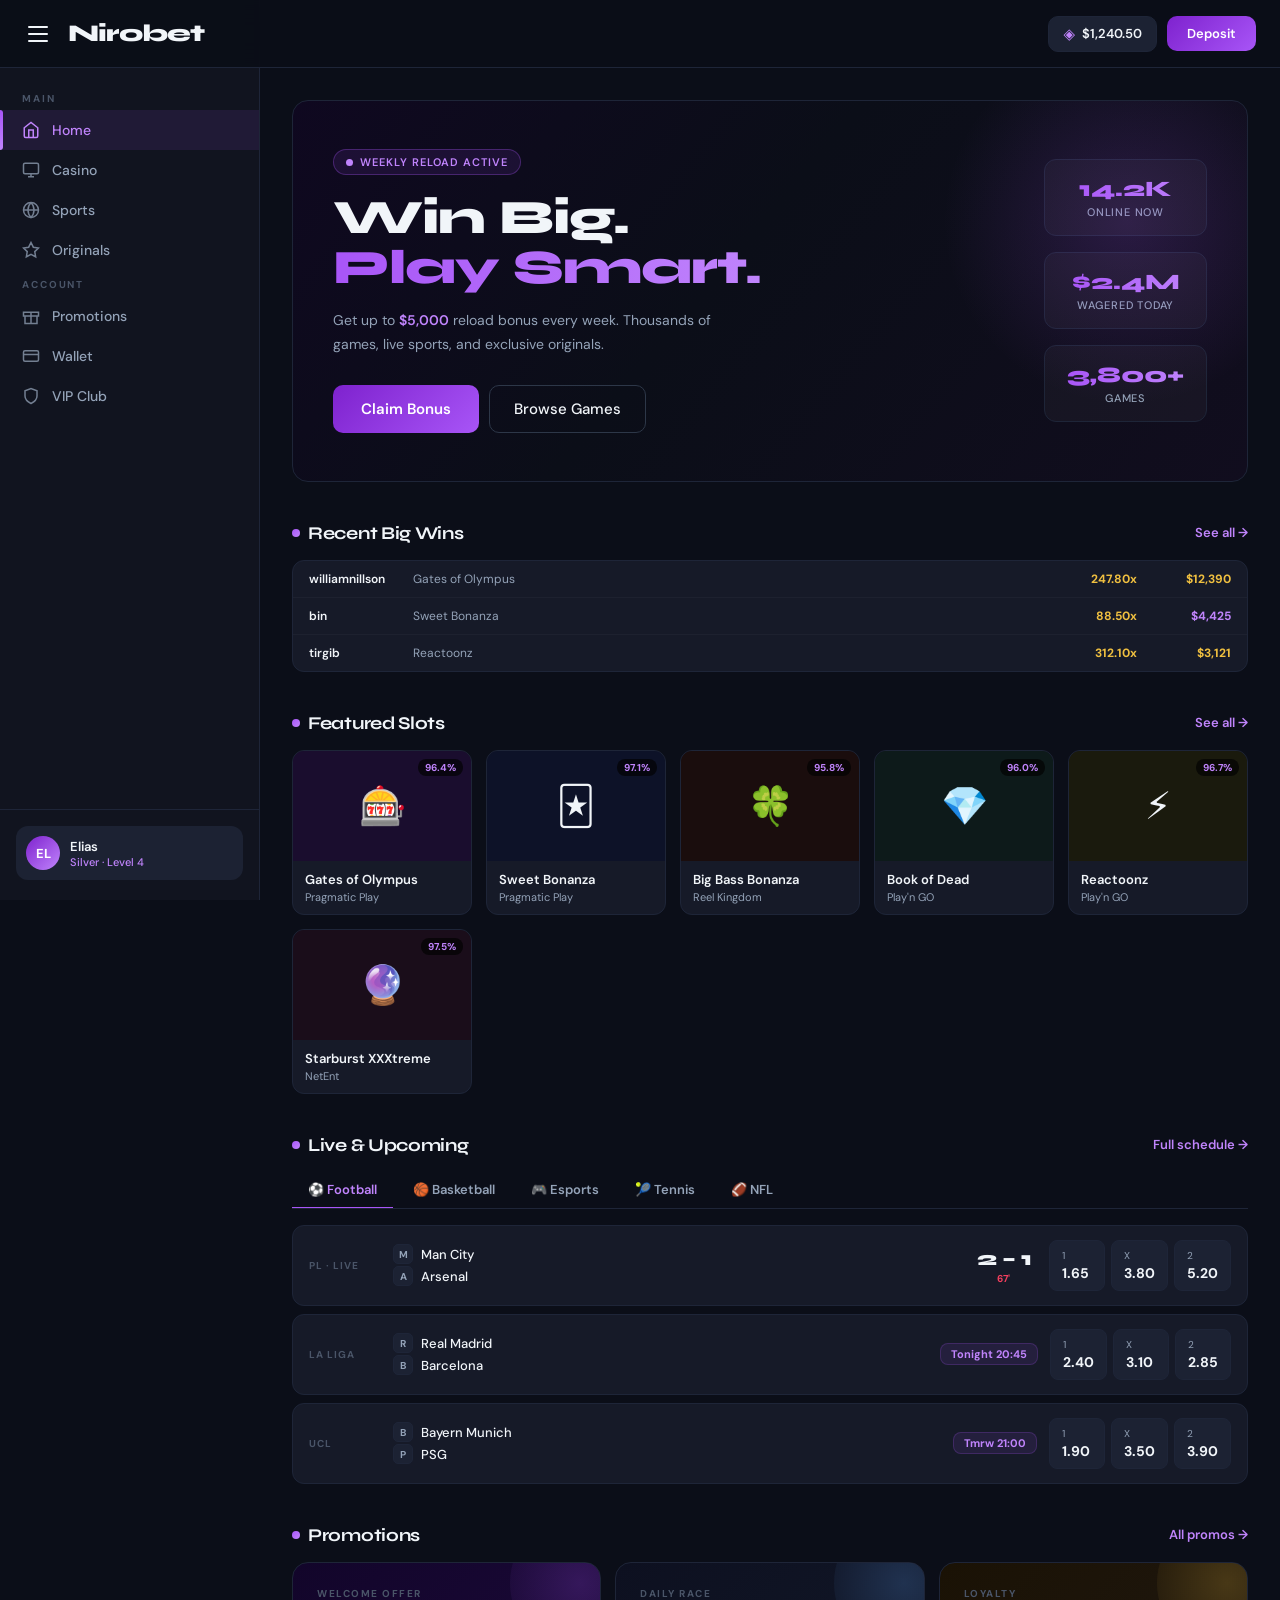
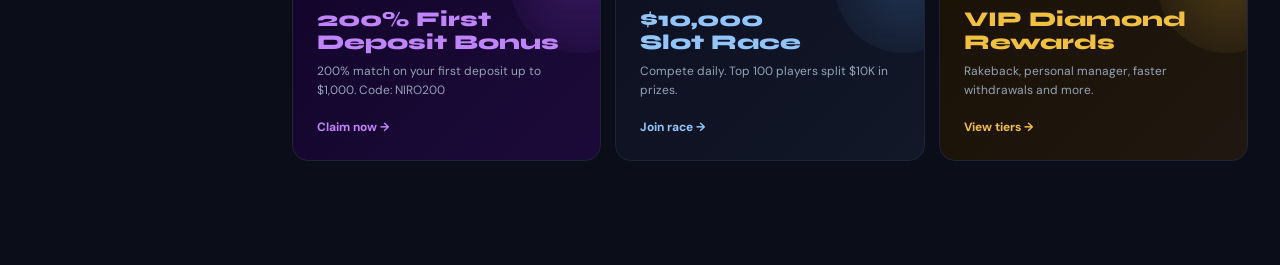
<file: html/index.html>
<!DOCTYPE html>
<html lang="en">
<head>
  <meta charset="UTF-8">
  <meta name="viewport" content="width=device-width, initial-scale=1.0">
  <title>Nirobet</title>
  <link href="https://fonts.googleapis.com/css2?family=Syne:wght@400;600;700;800&family=DM+Sans:wght@400;500;600&display=swap" rel="stylesheet">
  <link rel="stylesheet" href="../css/style.css">
<link rel="icon" href="/img/Nirobet-logo.png">
</head>
<body>

  <!-- Header -->
  <header id="header">
    <button class="hamburger" id="hamburger">
      <span></span><span></span><span></span>
    </button>
    <div class="logo">Nirobet</div>
    <div class="header-right">
      <div class="balance-pill">
        <span class="balance-icon">◈</span>
        $1,240.50
      </div>
      <button class="btn-deposit">Deposit</button>
    </div>
  </header>

  <!-- Overlay -->
  <div class="overlay" id="overlay"></div>

  <!-- Sidebar -->
  <nav class="sidebar" id="sidebar">
    <div class="sidebar-inner">
      <div class="nav-section-label">Main</div>
      <a href="index.html" class="nav-link active">
        <svg class="nav-icon" viewBox="0 0 24 24" fill="none" stroke="currentColor" stroke-width="2"><path d="M3 9l9-7 9 7v11a2 2 0 0 1-2 2H5a2 2 0 0 1-2-2z"/><polyline points="9 22 9 12 15 12 15 22"/></svg>
        <span class="nav-label">Home</span>
      </a>
      <a href="#" class="nav-link">
        <svg class="nav-icon" viewBox="0 0 24 24" fill="none" stroke="currentColor" stroke-width="2"><rect x="2" y="3" width="20" height="14" rx="2"/><path d="M8 21h8M12 17v4"/></svg>
        <span class="nav-label">Casino</span>
      </a>
      <a href="#" class="nav-link">
        <svg class="nav-icon" viewBox="0 0 24 24" fill="none" stroke="currentColor" stroke-width="2"><circle cx="12" cy="12" r="10"/><path d="M12 2a14.5 14.5 0 0 0 0 20 14.5 14.5 0 0 0 0-20"/><path d="M2 12h20"/></svg>
        <span class="nav-label">Sports</span>
      </a>
      <a href="#" class="nav-link">
        <svg class="nav-icon" viewBox="0 0 24 24" fill="none" stroke="currentColor" stroke-width="2"><polygon points="12 2 15.09 8.26 22 9.27 17 14.14 18.18 21.02 12 17.77 5.82 21.02 7 14.14 2 9.27 8.91 8.26 12 2"/></svg>
        <span class="nav-label">Originals</span>
      </a>
      <div class="nav-section-label">Account</div>
      <a href="promotions.html" class="nav-link">
        <svg class="nav-icon" viewBox="0 0 24 24" fill="none" stroke="currentColor" stroke-width="2"><path d="M20 12V22H4V12"/><path d="M22 7H2v5h20V7z"/><path d="M12 22V7"/></svg>
        <span class="nav-label">Promotions</span>
      </a>
      <a href="wallet.html" class="nav-link">
        <svg class="nav-icon" viewBox="0 0 24 24" fill="none" stroke="currentColor" stroke-width="2"><rect x="2" y="5" width="20" height="14" rx="2"/><path d="M2 10h20"/></svg>
        <span class="nav-label">Wallet</span>
      </a>
      <a href="#" class="nav-link">
        <svg class="nav-icon" viewBox="0 0 24 24" fill="none" stroke="currentColor" stroke-width="2"><path d="M12 22s8-4 8-10V5l-8-3-8 3v7c0 6 8 10 8 10z"/></svg>
        <span class="nav-label">VIP Club</span>
      </a>
      <div class="sidebar-footer">
        <div class="user-row">
          <div class="user-avatar">EL</div>
          <div class="user-info">
            <div class="user-name">Elias</div>
            <div class="user-level">Silver · Level 4</div>
          </div>
        </div>
      </div>
    </div>
  </nav>

  <!-- Main -->
  <main class="main" id="main">

    <!-- Hero -->
    <section class="hero">
      <div class="hero-glow"></div>
      <div class="hero-content">
        <div class="hero-pill">
          <span class="pulse-dot"></span>
          Weekly Reload Active
        </div>
        <h1>Win Big.<br><span class="hero-accent">Play Smart.</span></h1>
        <p>Get up to <strong>$5,000</strong> reload bonus every week. Thousands of games, live sports, and exclusive originals.</p>
        <div class="hero-actions">
          <button class="btn-primary-lg">Claim Bonus</button>
          <button class="btn-ghost-lg">Browse Games</button>
        </div>
      </div>
      <div class="hero-stats">
        <div class="hero-stat">
          <div class="hero-stat-val">14.2K</div>
          <div class="hero-stat-lbl">Online now</div>
        </div>
        <div class="hero-stat">
          <div class="hero-stat-val">$2.4M</div>
          <div class="hero-stat-lbl">Wagered today</div>
        </div>
        <div class="hero-stat">
          <div class="hero-stat-val">3,800+</div>
          <div class="hero-stat-lbl">Games</div>
        </div>
      </div>
    </section>

    <!-- Recent wins -->
    <section class="section">
      <div class="section-header">
        <h2 class="section-title"><span class="title-dot"></span>Recent Big Wins</h2>
        <a href="#" class="see-all">See all →</a>
      </div>
      <div class="ticker-card">
        <div class="ticker-body" id="ticker"></div>
      </div>
    </section>

    <!-- Featured slots -->
    <section class="section">
      <div class="section-header">
        <h2 class="section-title"><span class="title-dot"></span>Featured Slots</h2>
        <a href="#" class="see-all">See all →</a>
      </div>
      <div class="game-grid">
        <div class="game-card">
          <div class="game-thumb" style="background:#1a0d2e;">🎰</div>
          <div class="game-rtp">96.4%</div>
          <div class="game-overlay"><span class="play-label">PLAY</span></div>
          <div class="game-info">
            <div class="game-name">Gates of Olympus</div>
            <div class="game-provider">Pragmatic Play</div>
          </div>
        </div>
        <div class="game-card">
          <div class="game-thumb" style="background:#0d1228;">🃏</div>
          <div class="game-rtp">97.1%</div>
          <div class="game-overlay"><span class="play-label">PLAY</span></div>
          <div class="game-info">
            <div class="game-name">Sweet Bonanza</div>
            <div class="game-provider">Pragmatic Play</div>
          </div>
        </div>
        <div class="game-card">
          <div class="game-thumb" style="background:#1a0d0d;">🍀</div>
          <div class="game-rtp">95.8%</div>
          <div class="game-overlay"><span class="play-label">PLAY</span></div>
          <div class="game-info">
            <div class="game-name">Big Bass Bonanza</div>
            <div class="game-provider">Reel Kingdom</div>
          </div>
        </div>
        <div class="game-card">
          <div class="game-thumb" style="background:#0d1a1a;">💎</div>
          <div class="game-rtp">96.0%</div>
          <div class="game-overlay"><span class="play-label">PLAY</span></div>
          <div class="game-info">
            <div class="game-name">Book of Dead</div>
            <div class="game-provider">Play'n GO</div>
          </div>
        </div>
        <div class="game-card">
          <div class="game-thumb" style="background:#1a1a0d;">⚡</div>
          <div class="game-rtp">96.7%</div>
          <div class="game-overlay"><span class="play-label">PLAY</span></div>
          <div class="game-info">
            <div class="game-name">Reactoonz</div>
            <div class="game-provider">Play'n GO</div>
          </div>
        </div>
        <div class="game-card">
          <div class="game-thumb" style="background:#1a0d1a;">🔮</div>
          <div class="game-rtp">97.5%</div>
          <div class="game-overlay"><span class="play-label">PLAY</span></div>
          <div class="game-info">
            <div class="game-name">Starburst XXXtreme</div>
            <div class="game-provider">NetEnt</div>
          </div>
        </div>
      </div>
    </section>

    <!-- Sports -->
    <section class="section">
      <div class="section-header">
        <h2 class="section-title"><span class="title-dot"></span>Live &amp; Upcoming</h2>
        <a href="#" class="see-all">Full schedule →</a>
      </div>
      <div class="sport-tabs" id="sport-tabs">
        <button class="sport-tab active">⚽ Football</button>
        <button class="sport-tab">🏀 Basketball</button>
        <button class="sport-tab">🎮 Esports</button>
        <button class="sport-tab">🎾 Tennis</button>
        <button class="sport-tab">🏈 NFL</button>
      </div>
      <div class="matches">
        <div class="match-card">
          <div class="match-league">PL · Live</div>
          <div class="match-teams">
            <div class="team"><div class="team-badge">M</div><span>Man City</span></div>
            <div class="team"><div class="team-badge">A</div><span>Arsenal</span></div>
          </div>
          <div class="match-score">
            <div class="score">2 – 1</div>
            <div class="score-min live-min">67'</div>
          </div>
          <div class="match-odds">
            <button class="odd"><span class="odd-lbl">1</span><span class="odd-val">1.65</span></button>
            <button class="odd"><span class="odd-lbl">X</span><span class="odd-val">3.80</span></button>
            <button class="odd"><span class="odd-lbl">2</span><span class="odd-val">5.20</span></button>
          </div>
        </div>
        <div class="match-card">
          <div class="match-league">La Liga</div>
          <div class="match-teams">
            <div class="team"><div class="team-badge">R</div><span>Real Madrid</span></div>
            <div class="team"><div class="team-badge">B</div><span>Barcelona</span></div>
          </div>
          <div class="match-time-pill">Tonight 20:45</div>
          <div class="match-odds">
            <button class="odd"><span class="odd-lbl">1</span><span class="odd-val">2.40</span></button>
            <button class="odd"><span class="odd-lbl">X</span><span class="odd-val">3.10</span></button>
            <button class="odd"><span class="odd-lbl">2</span><span class="odd-val">2.85</span></button>
          </div>
        </div>
        <div class="match-card">
          <div class="match-league">UCL</div>
          <div class="match-teams">
            <div class="team"><div class="team-badge">B</div><span>Bayern Munich</span></div>
            <div class="team"><div class="team-badge">P</div><span>PSG</span></div>
          </div>
          <div class="match-time-pill">Tmrw 21:00</div>
          <div class="match-odds">
            <button class="odd"><span class="odd-lbl">1</span><span class="odd-val">1.90</span></button>
            <button class="odd"><span class="odd-lbl">X</span><span class="odd-val">3.50</span></button>
            <button class="odd"><span class="odd-lbl">2</span><span class="odd-val">3.90</span></button>
          </div>
        </div>
      </div>
    </section>

    <!-- Promotions -->
    <section class="section">
      <div class="section-header">
        <h2 class="section-title"><span class="title-dot"></span>Promotions</h2>
        <a href="promotions.html" class="see-all">All promos →</a>
      </div>
      <div class="promo-grid">
        <div class="promo-card promo-purple">
          <div class="promo-glow"></div>
          <div class="promo-tag">Welcome Offer</div>
          <div class="promo-title">200% First<br>Deposit Bonus</div>
          <div class="promo-desc">200% match on your first deposit up to $1,000. Code: NIRO200</div>
          <button class="promo-btn">Claim now →</button>
        </div>
        <div class="promo-card promo-dark">
          <div class="promo-glow"></div>
          <div class="promo-tag">Daily Race</div>
          <div class="promo-title">$10,000<br>Slot Race</div>
          <div class="promo-desc">Compete daily. Top 100 players split $10K in prizes.</div>
          <button class="promo-btn">Join race →</button>
        </div>
        <div class="promo-card promo-gold">
          <div class="promo-glow"></div>
          <div class="promo-tag">Loyalty</div>
          <div class="promo-title">VIP Diamond<br>Rewards</div>
          <div class="promo-desc">Rakeback, personal manager, faster withdrawals and more.</div>
          <button class="promo-btn">View tiers →</button>
        </div>
      </div>
    </section>

  </main>

  <script src="../js/main.js"></script>
</body>
</html>
</file>
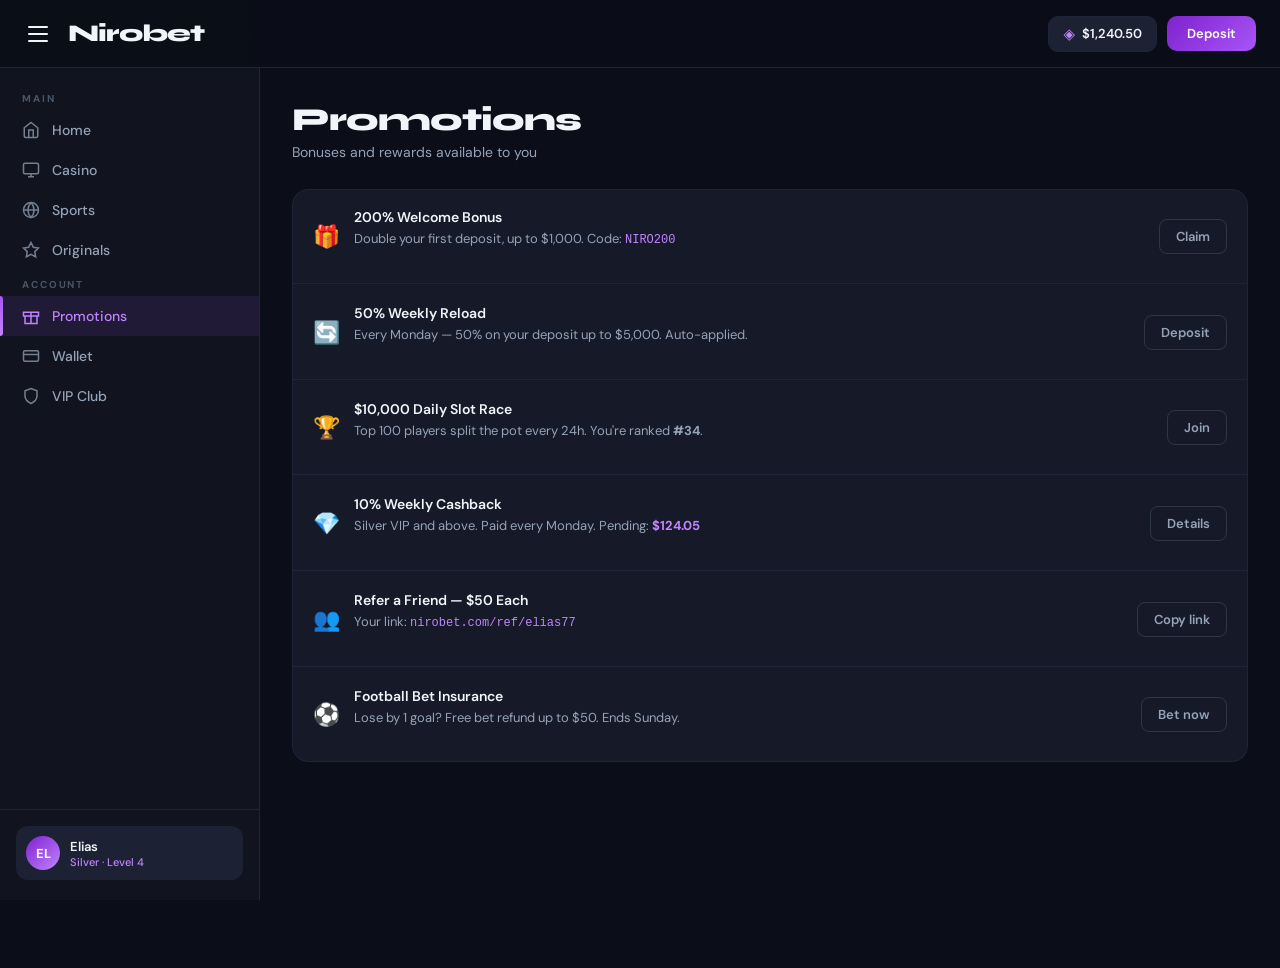
<file: html/promotions.html>
<!DOCTYPE html>
<html lang="en">
<head>
  <meta charset="UTF-8">
  <meta name="viewport" content="width=device-width, initial-scale=1.0">
  <title>Promotions — Nirobet</title>
  <link href="https://fonts.googleapis.com/css2?family=Syne:wght@700;800&family=DM+Sans:wght@400;500;600&display=swap" rel="stylesheet">
  <link rel="stylesheet" href="../css/style.css">
  <link rel="stylesheet" href="../css/pages.css">
</head>
<body>

  <header id="header">
    <button class="hamburger" id="hamburger">
      <span></span><span></span><span></span>
    </button>
    <div class="logo">Nirobet</div>
    <div class="header-right">
      <div class="balance-pill"><span class="balance-icon">◈</span>$1,240.50</div>
      <button class="btn-deposit">Deposit</button>
    </div>
  </header>

  <div class="overlay" id="overlay"></div>

  <nav class="sidebar" id="sidebar">
    <div class="sidebar-inner">
      <div class="nav-section-label">Main</div>
      <a href="index.html" class="nav-link">
        <svg class="nav-icon" viewBox="0 0 24 24" fill="none" stroke="currentColor" stroke-width="2"><path d="M3 9l9-7 9 7v11a2 2 0 0 1-2 2H5a2 2 0 0 1-2-2z"/><polyline points="9 22 9 12 15 12 15 22"/></svg>
        <span class="nav-label">Home</span>
      </a>
      <a href="#" class="nav-link">
        <svg class="nav-icon" viewBox="0 0 24 24" fill="none" stroke="currentColor" stroke-width="2"><rect x="2" y="3" width="20" height="14" rx="2"/><path d="M8 21h8M12 17v4"/></svg>
        <span class="nav-label">Casino</span>
      </a>
      <a href="#" class="nav-link">
        <svg class="nav-icon" viewBox="0 0 24 24" fill="none" stroke="currentColor" stroke-width="2"><circle cx="12" cy="12" r="10"/><path d="M12 2a14.5 14.5 0 0 0 0 20 14.5 14.5 0 0 0 0-20"/><path d="M2 12h20"/></svg>
        <span class="nav-label">Sports</span>
      </a>
      <a href="#" class="nav-link">
        <svg class="nav-icon" viewBox="0 0 24 24" fill="none" stroke="currentColor" stroke-width="2"><polygon points="12 2 15.09 8.26 22 9.27 17 14.14 18.18 21.02 12 17.77 5.82 21.02 7 14.14 2 9.27 8.91 8.26 12 2"/></svg>
        <span class="nav-label">Originals</span>
      </a>
      <div class="nav-section-label">Account</div>
      <a href="promotions.html" class="nav-link active">
        <svg class="nav-icon" viewBox="0 0 24 24" fill="none" stroke="currentColor" stroke-width="2"><path d="M20 12V22H4V12"/><path d="M22 7H2v5h20V7z"/><path d="M12 22V7"/></svg>
        <span class="nav-label">Promotions</span>
      </a>
      <a href="wallet.html" class="nav-link">
        <svg class="nav-icon" viewBox="0 0 24 24" fill="none" stroke="currentColor" stroke-width="2"><rect x="2" y="5" width="20" height="14" rx="2"/><path d="M2 10h20"/></svg>
        <span class="nav-label">Wallet</span>
      </a>
      <a href="#" class="nav-link">
        <svg class="nav-icon" viewBox="0 0 24 24" fill="none" stroke="currentColor" stroke-width="2"><path d="M12 22s8-4 8-10V5l-8-3-8 3v7c0 6 8 10 8 10z"/></svg>
        <span class="nav-label">VIP Club</span>
      </a>
      <div class="sidebar-footer">
        <div class="user-row">
          <div class="user-avatar">EL</div>
          <div class="user-info">
            <div class="user-name">Elias</div>
            <div class="user-level">Silver · Level 4</div>
          </div>
        </div>
      </div>
    </div>
  </nav>

  <main class="main" id="main">
    <div class="page-top">
      <h1 class="page-heading">Promotions</h1>
      <p class="page-sub">Bonuses and rewards available to you</p>
    </div>

    <div class="promo-list">
      <div class="promo-item">
        <div class="promo-left">
          <span class="promo-emoji">🎁</span>
          <div>
            <div class="promo-name">200% Welcome Bonus</div>
            <div class="promo-desc">Double your first deposit, up to $1,000. Code: <span class="mono">NIRO200</span></div>
          </div>
        </div>
        <button class="p-btn">Claim</button>
      </div>
      <div class="promo-item">
        <div class="promo-left">
          <span class="promo-emoji">🔄</span>
          <div>
            <div class="promo-name">50% Weekly Reload</div>
            <div class="promo-desc">Every Monday — 50% on your deposit up to $5,000. Auto-applied.</div>
          </div>
        </div>
        <button class="p-btn">Deposit</button>
      </div>
      <div class="promo-item">
        <div class="promo-left">
          <span class="promo-emoji">🏆</span>
          <div>
            <div class="promo-name">$10,000 Daily Slot Race</div>
            <div class="promo-desc">Top 100 players split the pot every 24h. You're ranked <strong>#34</strong>.</div>
          </div>
        </div>
        <button class="p-btn">Join</button>
      </div>
      <div class="promo-item">
        <div class="promo-left">
          <span class="promo-emoji">💎</span>
          <div>
            <div class="promo-name">10% Weekly Cashback</div>
            <div class="promo-desc">Silver VIP and above. Paid every Monday. Pending: <strong class="acc">$124.05</strong></div>
          </div>
        </div>
        <button class="p-btn">Details</button>
      </div>
      <div class="promo-item">
        <div class="promo-left">
          <span class="promo-emoji">👥</span>
          <div>
            <div class="promo-name">Refer a Friend — $50 Each</div>
            <div class="promo-desc">Your link: <span class="mono">nirobet.com/ref/elias77</span></div>
          </div>
        </div>
        <button class="p-btn" id="copy-btn">Copy link</button>
      </div>
      <div class="promo-item">
        <div class="promo-left">
          <span class="promo-emoji">⚽</span>
          <div>
            <div class="promo-name">Football Bet Insurance</div>
            <div class="promo-desc">Lose by 1 goal? Free bet refund up to $50. Ends Sunday.</div>
          </div>
        </div>
        <button class="p-btn">Bet now</button>
      </div>
    </div>
  </main>

  <script src="../js/main.js"></script>
</body>
</html>
</file>
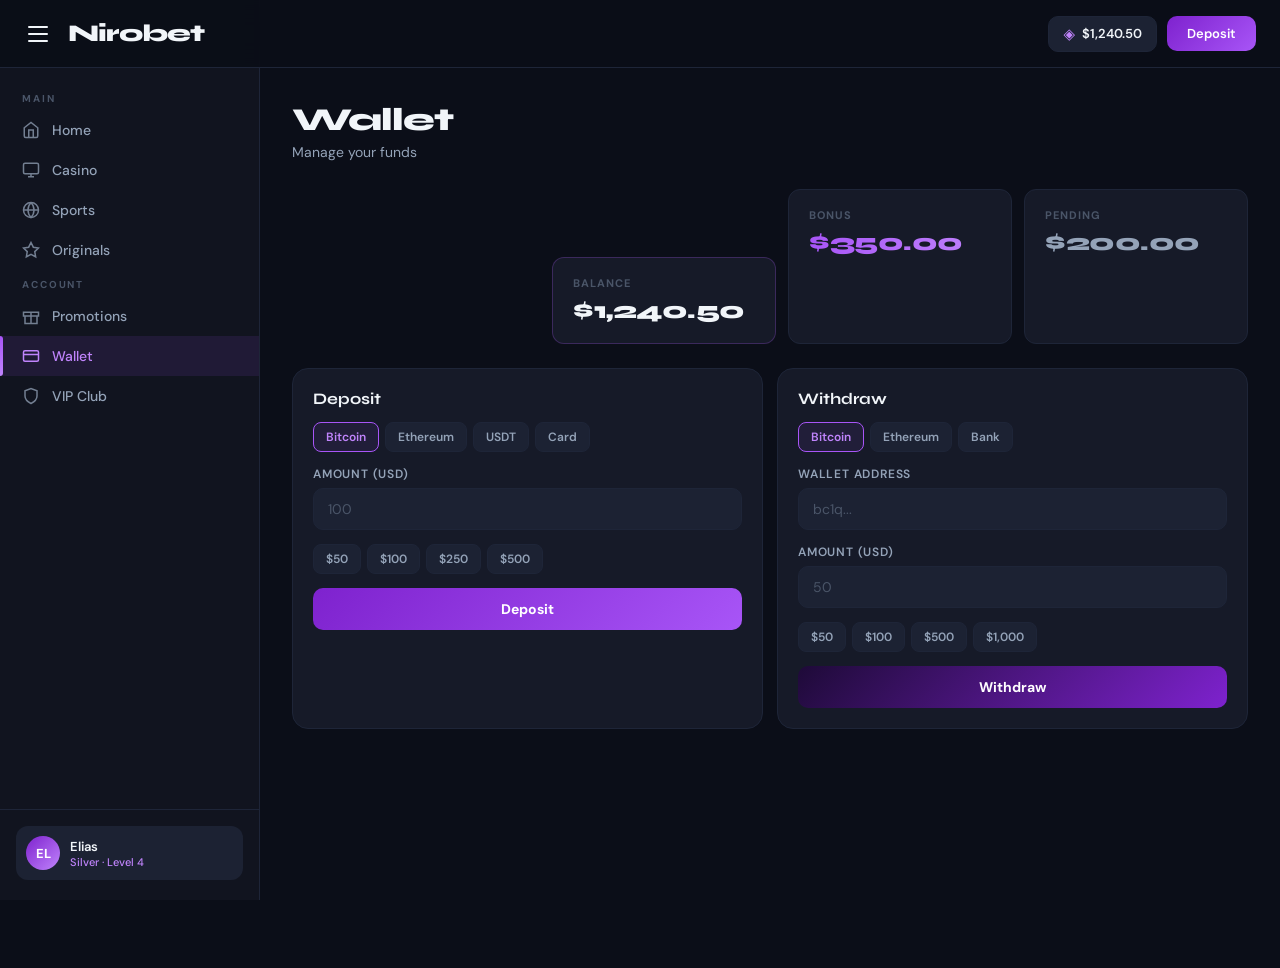
<file: html/wallet.html>
<!DOCTYPE html>
<html lang="en">
<head>
  <meta charset="UTF-8">
  <meta name="viewport" content="width=device-width, initial-scale=1.0">
  <title>Wallet — Nirobet</title>
  <link href="https://fonts.googleapis.com/css2?family=Syne:wght@700;800&family=DM+Sans:wght@400;500;600&display=swap" rel="stylesheet">
  <link rel="stylesheet" href="../css/style.css">
  <link rel="stylesheet" href="../css/pages.css">
</head>
<body>

  <header id="header">
    <button class="hamburger" id="hamburger">
      <span></span><span></span><span></span>
    </button>
    <div class="logo">Nirobet</div>
    <div class="header-right">
      <div class="balance-pill"><span class="balance-icon">◈</span>$1,240.50</div>
      <button class="btn-deposit">Deposit</button>
    </div>
  </header>

  <div class="overlay" id="overlay"></div>

  <nav class="sidebar" id="sidebar">
    <div class="sidebar-inner">
      <div class="nav-section-label">Main</div>
      <a href="index.html" class="nav-link">
        <svg class="nav-icon" viewBox="0 0 24 24" fill="none" stroke="currentColor" stroke-width="2"><path d="M3 9l9-7 9 7v11a2 2 0 0 1-2 2H5a2 2 0 0 1-2-2z"/><polyline points="9 22 9 12 15 12 15 22"/></svg>
        <span class="nav-label">Home</span>
      </a>
      <a href="#" class="nav-link">
        <svg class="nav-icon" viewBox="0 0 24 24" fill="none" stroke="currentColor" stroke-width="2"><rect x="2" y="3" width="20" height="14" rx="2"/><path d="M8 21h8M12 17v4"/></svg>
        <span class="nav-label">Casino</span>
      </a>
      <a href="#" class="nav-link">
        <svg class="nav-icon" viewBox="0 0 24 24" fill="none" stroke="currentColor" stroke-width="2"><circle cx="12" cy="12" r="10"/><path d="M12 2a14.5 14.5 0 0 0 0 20 14.5 14.5 0 0 0 0-20"/><path d="M2 12h20"/></svg>
        <span class="nav-label">Sports</span>
      </a>
      <a href="#" class="nav-link">
        <svg class="nav-icon" viewBox="0 0 24 24" fill="none" stroke="currentColor" stroke-width="2"><polygon points="12 2 15.09 8.26 22 9.27 17 14.14 18.18 21.02 12 17.77 5.82 21.02 7 14.14 2 9.27 8.91 8.26 12 2"/></svg>
        <span class="nav-label">Originals</span>
      </a>
      <div class="nav-section-label">Account</div>
      <a href="promotions.html" class="nav-link">
        <svg class="nav-icon" viewBox="0 0 24 24" fill="none" stroke="currentColor" stroke-width="2"><path d="M20 12V22H4V12"/><path d="M22 7H2v5h20V7z"/><path d="M12 22V7"/></svg>
        <span class="nav-label">Promotions</span>
      </a>
      <a href="wallet.html" class="nav-link active">
        <svg class="nav-icon" viewBox="0 0 24 24" fill="none" stroke="currentColor" stroke-width="2"><rect x="2" y="5" width="20" height="14" rx="2"/><path d="M2 10h20"/></svg>
        <span class="nav-label">Wallet</span>
      </a>
      <a href="#" class="nav-link">
        <svg class="nav-icon" viewBox="0 0 24 24" fill="none" stroke="currentColor" stroke-width="2"><path d="M12 22s8-4 8-10V5l-8-3-8 3v7c0 6 8 10 8 10z"/></svg>
        <span class="nav-label">VIP Club</span>
      </a>
      <div class="sidebar-footer">
        <div class="user-row">
          <div class="user-avatar">EL</div>
          <div class="user-info">
            <div class="user-name">Elias</div>
            <div class="user-level">Silver · Level 4</div>
          </div>
        </div>
      </div>
    </div>
  </nav>

  <main class="main" id="main">
    <div class="page-top">
      <h1 class="page-heading">Wallet</h1>
      <p class="page-sub">Manage your funds</p>
    </div>

    <div class="balance-row">
      <div class="bal-card main">
        <div class="bal-label">Balance</div>
        <div class="bal-amount">$1,240.50</div>
      </div>
      <div class="bal-card">
        <div class="bal-label">Bonus</div>
        <div class="bal-amount acc">$350.00</div>
      </div>
      <div class="bal-card">
        <div class="bal-label">Pending</div>
        <div class="bal-amount muted">$200.00</div>
      </div>
    </div>

    <div class="wallet-panels">
      <div class="wallet-panel">
        <h2 class="panel-title">Deposit</h2>
        <div class="method-row" id="dep-methods">
          <button class="method active">Bitcoin</button>
          <button class="method">Ethereum</button>
          <button class="method">USDT</button>
          <button class="method">Card</button>
        </div>
        <div class="form-group">
          <label>Amount (USD)</label>
          <input type="number" placeholder="100" min="10">
        </div>
        <div class="presets" id="dep-presets">
          <button class="preset" data-v="50">$50</button>
          <button class="preset" data-v="100">$100</button>
          <button class="preset" data-v="250">$250</button>
          <button class="preset" data-v="500">$500</button>
        </div>
        <button class="submit-btn">Deposit</button>
      </div>

      <div class="wallet-panel">
        <h2 class="panel-title">Withdraw</h2>
        <div class="method-row" id="wd-methods">
          <button class="method active">Bitcoin</button>
          <button class="method">Ethereum</button>
          <button class="method">Bank</button>
        </div>
        <div class="form-group">
          <label>Wallet address</label>
          <input type="text" placeholder="bc1q...">
        </div>
        <div class="form-group">
          <label>Amount (USD)</label>
          <input type="number" placeholder="50" min="20">
        </div>
        <div class="presets" id="wd-presets">
          <button class="preset" data-v="50">$50</button>
          <button class="preset" data-v="100">$100</button>
          <button class="preset" data-v="500">$500</button>
          <button class="preset" data-v="1000">$1,000</button>
        </div>
        <button class="submit-btn wd">Withdraw</button>
      </div>
    </div>
  </main>

  <script src="../js/main.js"></script>

</body>
</html>
</file>
<file: css/style.css>
@import url('https://fonts.googleapis.com/css2?family=Syne:wght@400;600;700;800&family=DM+Sans:wght@400;500;600&display=swap');

/* Variables */
:root {
  --bg-primary:     #0b0e18;
  --bg-secondary:   #11141f;
  --bg-tertiary:    #1c2233;
  --bg-card:        #161a28;
  --bg-card2:       #1c2033;
  --text-primary:   #f1f5f9;
  --text-secondary: #94a3b8;
  --text-muted:     #4a5568;
  --accent:         #a855f7;
  --accent-dark:    #7e22ce;
  --accent-light:   #c084fc;
  --accent-glow:    rgba(168, 85, 247, 0.25);
  --gold:           #f0c040;
  --red:            #f43f5e;
  --border:         #1e2538;
  --border-hover:   #2d3748;
  --radius:         12px;
  --radius-lg:      16px;
  --transition:     all 0.22s ease;
  --header-height:  68px;
  --nav-width:      260px;
  --nav-width-collapsed: 64px;
}
/* Reset */
*, *::before, *::after { margin: 0; padding: 0; box-sizing: border-box; }
html { scroll-behavior: smooth; }
body {
  font-family: 'DM Sans', system-ui, sans-serif;
  background: var(--bg-primary);
  color: var(--text-primary);
  min-height: 100vh;
  overflow-x: hidden;
}
a { color: inherit; text-decoration: none; }
button { cursor: pointer; font-family: inherit; }
::-webkit-scrollbar { width: 4px; }
::-webkit-scrollbar-track { background: transparent; }
::-webkit-scrollbar-thumb { background: var(--border-hover); border-radius: 4px; }

/* Header */
header {
  position: fixed;
  top: 0; left: 0; right: 0;
  height: var(--header-height);
  background: rgba(11, 14, 24, 0.95);
  backdrop-filter: blur(14px);
  -webkit-backdrop-filter: blur(14px);
  border-bottom: 1px solid var(--border);
  z-index: 1000;
  padding: 0 1.5rem 0 1.25rem;
  display: flex;
  align-items: center;
  gap: 0.75rem;
}

/* Hamburger */
.hamburger {
  width: 36px; height: 36px;
  background: transparent; border: none;
  display: flex; flex-direction: column;
  align-items: center; justify-content: center;
  gap: 5px; flex-shrink: 0;
  transition: var(--transition); z-index: 1100; padding: 0;
}
.hamburger span {
  display: block; width: 20px; height: 2px;
  border-radius: 2px; background: var(--text-primary);
  transition: var(--transition);
}
.hamburger.open span:nth-child(1) { transform: translateY(7px) rotate(45deg); }
.hamburger.open span:nth-child(2) { opacity: 0; transform: scaleX(0); }
.hamburger.open span:nth-child(3) { transform: translateY(-7px) rotate(-45deg); }

/* Logo */
.logo {
  font-family: 'Syne', sans-serif;
  font-weight: 800; font-size: 1.5rem;
  letter-spacing: -1px; color: var(--text-primary);
}
.logo span { color: var(--text-primary); }

/* Header right */
.header-right { margin-left: auto; display: flex; align-items: center; gap: 10px; }
.balance-pill {
  display: flex; align-items: center; gap: 7px;
  background: var(--bg-tertiary); border: 1px solid var(--border);
  border-radius: 10px; padding: 7px 14px;
  font-size: 13px; font-weight: 600;
}
.balance-icon { color: var(--accent-light); font-size: 15px; }
.btn-deposit {
  background: linear-gradient(135deg, var(--accent-dark), var(--accent));
  color: #fff; border: none; border-radius: 10px;
  padding: 9px 20px; font-size: 13px; font-weight: 600;
  transition: var(--transition);
}
.btn-deposit:hover { background: linear-gradient(135deg, var(--accent), var(--accent-light)); }

/* Overlay */
.overlay {
  display: none; position: fixed; inset: 0;
  background: rgba(0, 0, 0, 0.6); backdrop-filter: blur(2px);
  z-index: 800; opacity: 0; transition: opacity 0.25s ease;
}
.overlay.visible { display: block; opacity: 1; }

/* Sidebar */
.sidebar {
  position: fixed; top: 0; left: 0;
  width: var(--nav-width); height: 100vh;
  background: var(--bg-secondary); border-right: 1px solid var(--border);
  z-index: 900; overflow: hidden;
  transition: width 0.25s ease, transform 0.25s ease;
  display: flex; flex-direction: column;
}
.sidebar.collapsed { width: var(--nav-width-collapsed); }
@media (max-width: 768px) {
  .sidebar { transform: translateX(-100%); width: var(--nav-width); }
  .sidebar.open { transform: translateX(0); }
}
.sidebar-inner {
  padding-top: calc(var(--header-height) + 1rem);
  display: flex; flex-direction: column;
  height: 100%; overflow-y: auto; overflow-x: hidden;
}

/* Nav section label */
.nav-section-label {
  padding: 0.5rem 1.4rem 0.3rem;
  font-size: 10px; font-weight: 700;
  letter-spacing: 1.8px; text-transform: uppercase;
  color: var(--text-muted); white-space: nowrap;
  transition: opacity 0.2s;
}
.sidebar.collapsed .nav-section-label { opacity: 0; pointer-events: none; }

/* Nav links */
.nav-link {
  display: flex; align-items: center; gap: 12px;
  padding: 11px 1.4rem;
  color: var(--text-secondary); font-size: 14px; font-weight: 500;
  transition: var(--transition); white-space: nowrap; position: relative;
}
.nav-link:hover { color: var(--text-primary); background: rgba(168, 85, 247, 0.06); }
.nav-link.active { color: var(--accent-light); background: rgba(168, 85, 247, 0.1); }
.nav-link.active::before {
  content: ''; position: absolute; left: 0; top: 0;
  width: 3px; height: 100%;
  background: linear-gradient(180deg, var(--accent), var(--accent-light));
  border-radius: 0 3px 3px 0;
}
.nav-icon { width: 18px; height: 18px; flex-shrink: 0; opacity: 0.75; }
.nav-link.active .nav-icon { opacity: 1; }
.nav-label { transition: opacity 0.2s; }
.sidebar.collapsed .nav-label { opacity: 0; pointer-events: none; }

/* Sidebar footer */
.sidebar-footer { margin-top: auto; padding: 1rem 1rem 1.25rem; border-top: 1px solid var(--border); }
.user-row {
  display: flex; align-items: center; gap: 10px;
  padding: 10px; background: var(--bg-tertiary);
  border-radius: var(--radius); cursor: pointer; transition: var(--transition);
}
.user-row:hover { background: rgba(168, 85, 247, 0.08); }
.user-avatar {
  width: 34px; height: 34px; border-radius: 50%;
  background: linear-gradient(135deg, var(--accent-dark), var(--accent-light));
  display: flex; align-items: center; justify-content: center;
  font-size: 13px; font-weight: 700; flex-shrink: 0; color: #fff;
}
.user-name { font-size: 13px; font-weight: 600; white-space: nowrap; }
.user-level { font-size: 11px; color: var(--accent-light); font-weight: 500; white-space: nowrap; }
.sidebar.collapsed .user-info { display: none; }

/* Main */
.main {
  margin-left: var(--nav-width); margin-top: var(--header-height);
  padding: 2rem 2rem 4rem; transition: margin-left 0.25s ease;
}
.main.collapsed { margin-left: var(--nav-width-collapsed); }
@media (max-width: 768px) { .main { margin-left: 0; padding: 1.25rem 1rem 3rem; } }

/* Hero */
.hero {
  position: relative;
  background: linear-gradient(130deg, #0f0820 0%, #0b0e18 45%, #110d1e 100%);
  border: 1px solid var(--border); border-radius: var(--radius-lg);
  padding: 3rem 2.5rem; margin-bottom: 2.5rem;
  overflow: hidden; display: flex; align-items: center;
  justify-content: space-between; gap: 2rem;
}
.hero-glow {
  position: absolute; top: -80px; right: -80px;
  width: 400px; height: 400px;
  background: radial-gradient(circle, rgba(168, 85, 247, 0.18) 0%, transparent 65%);
  pointer-events: none;
}
.hero-pill {
  display: inline-flex; align-items: center; gap: 7px;
  background: rgba(168, 85, 247, 0.1); border: 1px solid rgba(168, 85, 247, 0.3);
  color: var(--accent-light); font-size: 11px; font-weight: 600;
  padding: 5px 12px; border-radius: 20px; margin-bottom: 1.1rem;
  text-transform: uppercase; letter-spacing: 1px;
}
.pulse-dot {
  width: 7px; height: 7px; border-radius: 50%;
  background: var(--accent-light); animation: pulse 1.6s ease-in-out infinite;
}
@keyframes pulse {
  0%, 100% { opacity: 1; transform: scale(1); }
  50% { opacity: 0.4; transform: scale(0.8); }
}
.hero-content h1 {
  font-family: 'Syne', sans-serif;
  font-size: clamp(2rem, 4vw, 3rem); font-weight: 800;
  line-height: 1.05; letter-spacing: -1px; margin-bottom: 1rem;
}
.hero-accent {
  background: linear-gradient(90deg, var(--accent), var(--accent-light));
  -webkit-background-clip: text; background-clip: text; -webkit-text-fill-color: transparent;
}
.hero-content p { font-size: 14px; color: var(--text-secondary); line-height: 1.7; max-width: 380px; margin-bottom: 1.75rem; }
.hero-content p strong { color: var(--accent-light); font-weight: 600; }
.hero-actions { display: flex; gap: 10px; flex-wrap: wrap; }
.btn-primary-lg {
  background: linear-gradient(135deg, var(--accent-dark), var(--accent));
  color: #fff; border: none; border-radius: 10px;
  padding: 13px 28px; font-size: 15px; font-weight: 600; transition: var(--transition);
}
.btn-primary-lg:hover { background: linear-gradient(135deg, var(--accent), var(--accent-light)); transform: translateY(-2px); }
.btn-ghost-lg {
  background: transparent; color: var(--text-primary);
  border: 1px solid var(--border-hover); border-radius: 10px;
  padding: 13px 24px; font-size: 15px; font-weight: 500; transition: var(--transition);
}
.btn-ghost-lg:hover { border-color: var(--accent); color: var(--accent-light); }
.hero-stats { display: flex; flex-direction: column; gap: 16px; flex-shrink: 0; }
.hero-stat {
  background: rgba(255, 255, 255, 0.03); border: 1px solid var(--border);
  border-radius: var(--radius); padding: 16px 22px; text-align: center; min-width: 120px;
}
.hero-stat-val {
  font-family: 'Syne', sans-serif; font-size: 22px; font-weight: 800;
  background: linear-gradient(90deg, var(--accent), var(--accent-light));
  -webkit-background-clip: text; background-clip: text; -webkit-text-fill-color: transparent;
}
.hero-stat-lbl { font-size: 11px; color: var(--text-secondary); font-weight: 500; margin-top: 3px; text-transform: uppercase; letter-spacing: 0.8px; }
@media (max-width: 700px) {
  .hero { flex-direction: column; padding: 2rem 1.5rem; }
  .hero-stats { flex-direction: row; flex-wrap: wrap; }
  .hero-stat { flex: 1; min-width: 90px; }
}

/* Sections */
.section { margin-bottom: 2.5rem; }
.section-header { display: flex; align-items: center; justify-content: space-between; margin-bottom: 1rem; }
.section-title {
  font-family: 'Syne', sans-serif; font-size: 18px; font-weight: 700;
  display: flex; align-items: center; gap: 8px; letter-spacing: -0.3px;
}
.title-dot {
  width: 8px; height: 8px; border-radius: 50%;
  background: linear-gradient(135deg, var(--accent), var(--accent-light)); flex-shrink: 0;
}
.see-all { font-size: 13px; color: var(--accent-light); font-weight: 600; transition: var(--transition); }
.see-all:hover { color: var(--accent); text-decoration: underline; }

/* Ticker */
.ticker-card { background: var(--bg-card); border: 1px solid var(--border); border-radius: var(--radius); overflow: hidden; }
.ticker-body { max-height: 230px; overflow-y: auto; }
.ticker-row {
  display: flex; align-items: center; gap: 14px;
  padding: 10px 16px; border-bottom: 1px solid rgba(255, 255, 255, 0.03);
  font-size: 12px; transition: background 0.15s; cursor: pointer;
}
.ticker-row:hover { background: var(--bg-card2); }
.ticker-row:last-child { border-bottom: none; }
.ticker-user { font-weight: 600; color: var(--text-primary); min-width: 90px; }
.ticker-game { color: var(--text-secondary); flex: 1; white-space: nowrap; overflow: hidden; text-overflow: ellipsis; }
.ticker-mult { font-weight: 700; color: var(--gold); min-width: 60px; text-align: right; }
.ticker-amt  { font-weight: 700; color: var(--accent-light); min-width: 80px; text-align: right; }
.ticker-row.big .ticker-amt { color: var(--gold); }

/* Game grid */
.game-grid { display: grid; grid-template-columns: repeat(auto-fill, minmax(155px, 1fr)); gap: 14px; }
.game-card {
  background: var(--bg-card); border: 1px solid var(--border);
  border-radius: var(--radius); overflow: hidden;
  cursor: pointer; position: relative; transition: var(--transition);
}
.game-card:hover { border-color: var(--accent); transform: translateY(-3px); box-shadow: 0 0 24px var(--accent-glow); }
.game-card:hover .game-overlay { opacity: 1; }
.game-thumb { height: 110px; display: flex; align-items: center; justify-content: center; font-size: 38px; position: relative; }
.game-overlay {
  position: absolute; inset: 0; height: 110px;
  background: rgba(168, 85, 247, 0.15);
  display: flex; align-items: center; justify-content: center;
  opacity: 0; transition: 0.2s;
}
.play-label {
  background: linear-gradient(135deg, var(--accent-dark), var(--accent));
  color: #fff; font-size: 12px; font-weight: 700;
  padding: 7px 18px; border-radius: 20px; letter-spacing: 1px;
}
.game-rtp {
  position: absolute; top: 8px; right: 8px;
  background: rgba(0, 0, 0, 0.65); color: var(--accent-light);
  font-size: 10px; font-weight: 700; padding: 2px 7px; border-radius: 8px;
}
.game-info { padding: 10px 12px; }
.game-name { font-size: 13px; font-weight: 600; white-space: nowrap; overflow: hidden; text-overflow: ellipsis; }
.game-provider { font-size: 11px; color: var(--text-secondary); margin-top: 2px; }

/* Sport tabs */
.sport-tabs { display: flex; gap: 4px; margin-bottom: 1rem; border-bottom: 1px solid var(--border); overflow-x: auto; }
.sport-tab {
  padding: 9px 16px; font-size: 13px; font-weight: 600;
  color: var(--text-secondary); background: transparent; border: none;
  border-bottom: 2px solid transparent; transition: var(--transition);
  white-space: nowrap; margin-bottom: -1px;
}
.sport-tab:hover { color: var(--text-primary); }
.sport-tab.active { color: var(--accent-light); border-bottom-color: var(--accent); }

/* Matches */
.matches { display: flex; flex-direction: column; gap: 8px; }
.match-card {
  background: var(--bg-card); border: 1px solid var(--border);
  border-radius: var(--radius); padding: 14px 16px;
  display: flex; align-items: center; gap: 12px;
  cursor: pointer; transition: var(--transition); flex-wrap: wrap;
}
.match-card:hover { border-color: var(--border-hover); background: var(--bg-card2); }
.match-league { font-size: 10px; font-weight: 700; color: var(--text-muted); text-transform: uppercase; letter-spacing: 1px; min-width: 72px; }
.match-teams { flex: 1; min-width: 120px; }
.team { display: flex; align-items: center; gap: 8px; margin: 2px 0; }
.team-badge {
  width: 20px; height: 20px; border-radius: 5px;
  background: var(--bg-tertiary); border: 1px solid var(--border);
  display: flex; align-items: center; justify-content: center;
  font-size: 10px; font-weight: 700; flex-shrink: 0; color: var(--text-secondary);
}
.team span { font-size: 13px; font-weight: 500; }
.match-score { text-align: center; margin: 0 6px; }
.score { font-family: 'Syne', sans-serif; font-size: 20px; font-weight: 800; letter-spacing: -0.5px; }
.score-min { font-size: 10px; font-weight: 700; margin-top: 1px; }
.live-min { color: var(--red); }
.match-time-pill {
  font-size: 11px; font-weight: 700; color: var(--accent-light);
  background: rgba(168, 85, 247, 0.1); border: 1px solid rgba(168, 85, 247, 0.2);
  padding: 3px 10px; border-radius: 8px; white-space: nowrap;
}
.match-odds { display: flex; gap: 6px; }
.odd {
  background: var(--bg-tertiary); border: 1px solid var(--border);
  border-radius: 8px; padding: 8px 12px; text-align: center; min-width: 56px;
  transition: var(--transition); display: flex; flex-direction: column; gap: 2px;
}
.odd:hover { border-color: var(--accent); background: rgba(168, 85, 247, 0.08); }
.odd.selected { border-color: var(--accent); background: rgba(168, 85, 247, 0.12); }
.odd-lbl { font-size: 10px; color: var(--text-secondary); }
.odd-val { font-size: 14px; font-weight: 700; color: var(--text-primary); }

/* Promo cards */
.promo-grid { display: grid; grid-template-columns: repeat(auto-fill, minmax(250px, 1fr)); gap: 14px; }
.promo-card {
  border-radius: var(--radius-lg); padding: 24px;
  position: relative; overflow: hidden;
  border: 1px solid var(--border); cursor: pointer; transition: var(--transition);
}
.promo-card:hover { transform: translateY(-3px); box-shadow: 0 8px 32px rgba(0, 0, 0, 0.3); }
.promo-card.promo-purple { background: linear-gradient(135deg, #12052a, #1c0a3a); }
.promo-card.promo-dark   { background: linear-gradient(135deg, #0d1020, #121828); }
.promo-card.promo-gold   { background: linear-gradient(135deg, #1a1205, #201810); }
.promo-glow {
  position: absolute; top: -50px; right: -50px;
  width: 140px; height: 140px; border-radius: 50%; opacity: 0.2; pointer-events: none;
}
.promo-purple .promo-glow { background: radial-gradient(circle, var(--accent), transparent); }
.promo-dark   .promo-glow { background: radial-gradient(circle, #60a5fa, transparent); }
.promo-gold   .promo-glow { background: radial-gradient(circle, var(--gold), transparent); }
.promo-tag { font-size: 10px; font-weight: 700; text-transform: uppercase; letter-spacing: 1.5px; color: var(--text-muted); margin-bottom: 8px; }
.promo-title { font-family: 'Syne', sans-serif; font-size: 21px; font-weight: 800; line-height: 1.1; margin-bottom: 8px; }
.promo-purple .promo-title { color: var(--accent-light); }
.promo-dark   .promo-title { color: #93c5fd; }
.promo-gold   .promo-title { color: var(--gold); }
.promo-desc { font-size: 12px; color: var(--text-secondary); line-height: 1.55; margin-bottom: 16px; }
.promo-btn { background: transparent; border: none; font-size: 12px; font-weight: 700; font-family: 'DM Sans', sans-serif; transition: var(--transition); padding: 0; }
.promo-purple .promo-btn { color: var(--accent-light); }
.promo-dark   .promo-btn { color: #93c5fd; }
.promo-gold   .promo-btn { color: var(--gold); }
.promo-btn:hover { letter-spacing: 0.5px; }
</file>
<file: css/pages.css>
/* Page header */
.page-top { margin-bottom: 1.75rem; }
.page-heading { font-family: 'Syne', sans-serif; font-size: 2rem; font-weight: 800; letter-spacing: -1px; }
.page-sub { font-size: 14px; color: var(--text-secondary); margin-top: 4px; }

/* Promo list */
.promo-list {
  display: flex; flex-direction: column; gap: 2px;
  background: var(--bg-card); border: 1px solid var(--border);
  border-radius: var(--radius-lg); overflow: hidden;
}
.promo-item {
  display: flex; align-items: center; justify-content: space-between;
  gap: 1rem; padding: 18px 20px;
  border-bottom: 1px solid var(--border); transition: background 0.15s;
}
.promo-item:last-child { border-bottom: none; }
.promo-item:hover { background: var(--bg-card2); }
.promo-left { display: flex; align-items: center; gap: 14px; flex: 1; min-width: 0; }
.promo-emoji { font-size: 22px; flex-shrink: 0; }
.promo-name { font-size: 14px; font-weight: 600; margin-bottom: 3px; }
.promo-desc { font-size: 13px; color: var(--text-secondary); line-height: 1.5; }
.mono { font-family: monospace; color: var(--accent-light); font-size: 12px; }
.acc { color: var(--accent-light); }
.p-btn {
  background: transparent; border: 1px solid var(--border-hover);
  border-radius: 8px; padding: 8px 16px;
  font-size: 13px; font-weight: 600; color: var(--text-secondary);
  white-space: nowrap; flex-shrink: 0; transition: var(--transition);
}
.p-btn:hover { color: var(--accent-light); border-color: var(--accent); background: rgba(168, 85, 247, 0.06); }

/* Balance row */
.balance-row { display: flex; gap: 12px; margin-bottom: 1.5rem; }
.bal-card {
  flex: 1; background: var(--bg-card); border: 1px solid var(--border);
  border-radius: var(--radius); padding: 18px 20px;
}
.bal-card.main { border-color: rgba(168, 85, 247, 0.25); }
.bal-label { font-size: 11px; font-weight: 700; text-transform: uppercase; letter-spacing: 1px; color: var(--text-muted); margin-bottom: 6px; }
.bal-amount { font-family: 'Syne', sans-serif; font-size: 24px; font-weight: 800; letter-spacing: -0.5px; }
.bal-amount.acc {
  background: linear-gradient(90deg, var(--accent), var(--accent-light));
  -webkit-background-clip: text; background-clip: text; -webkit-text-fill-color: transparent;
}
.bal-amount.muted { color: var(--text-secondary); }
@media (max-width: 500px) { .balance-row { flex-direction: column; } }

/* Wallet panels */
.wallet-panels { display: grid; grid-template-columns: 1fr 1fr; gap: 14px; margin-bottom: 2rem; }
@media (max-width: 640px) { .wallet-panels { grid-template-columns: 1fr; } }
.wallet-panel {
  background: var(--bg-card); border: 1px solid var(--border);
  border-radius: var(--radius-lg); padding: 20px;
  display: flex; flex-direction: column; gap: 14px;
}
.panel-title { font-family: 'Syne', sans-serif; font-size: 16px; font-weight: 700; }

/* Method buttons */
.method-row { display: flex; gap: 6px; flex-wrap: wrap; }
.method {
  background: var(--bg-tertiary); border: 1px solid var(--border);
  border-radius: 8px; padding: 6px 12px;
  font-size: 12px; font-weight: 600; color: var(--text-secondary);
  transition: var(--transition);
}
.method:hover { border-color: var(--accent); color: var(--text-primary); }
.method.active { border-color: var(--accent); background: rgba(168, 85, 247, 0.08); color: var(--accent-light); }

/* Form */
.form-group { display: flex; flex-direction: column; gap: 6px; }
.form-group label { font-size: 12px; font-weight: 600; color: var(--text-secondary); text-transform: uppercase; letter-spacing: 0.8px; }
.form-group input {
  background: var(--bg-tertiary); border: 1px solid var(--border);
  border-radius: 10px; padding: 11px 14px;
  font-size: 14px; color: var(--text-primary); font-family: 'DM Sans', sans-serif;
  outline: none; transition: var(--transition); width: 100%;
}
.form-group input:focus { border-color: var(--accent); }
.form-group input::placeholder { color: var(--text-muted); }

/* Presets */
.presets { display: flex; gap: 6px; flex-wrap: wrap; }
.preset {
  background: var(--bg-tertiary); border: 1px solid var(--border);
  border-radius: 8px; padding: 6px 12px;
  font-size: 12px; font-weight: 600; color: var(--text-secondary);
  transition: var(--transition);
}
.preset:hover { border-color: var(--accent); color: var(--accent-light); }
.preset.active { border-color: var(--accent); background: rgba(168, 85, 247, 0.08); color: var(--accent-light); }

/* Submit */
.submit-btn {
  background: linear-gradient(135deg, var(--accent-dark), var(--accent));
  color: #fff; border: none; border-radius: 10px; padding: 12px;
  font-size: 14px; font-weight: 700; transition: var(--transition); width: 100%;
}
.submit-btn:hover { opacity: 0.9; transform: translateY(-1px); }
.submit-btn.wd { background: linear-gradient(135deg, #1e0a38, var(--accent-dark)); }
</file>
